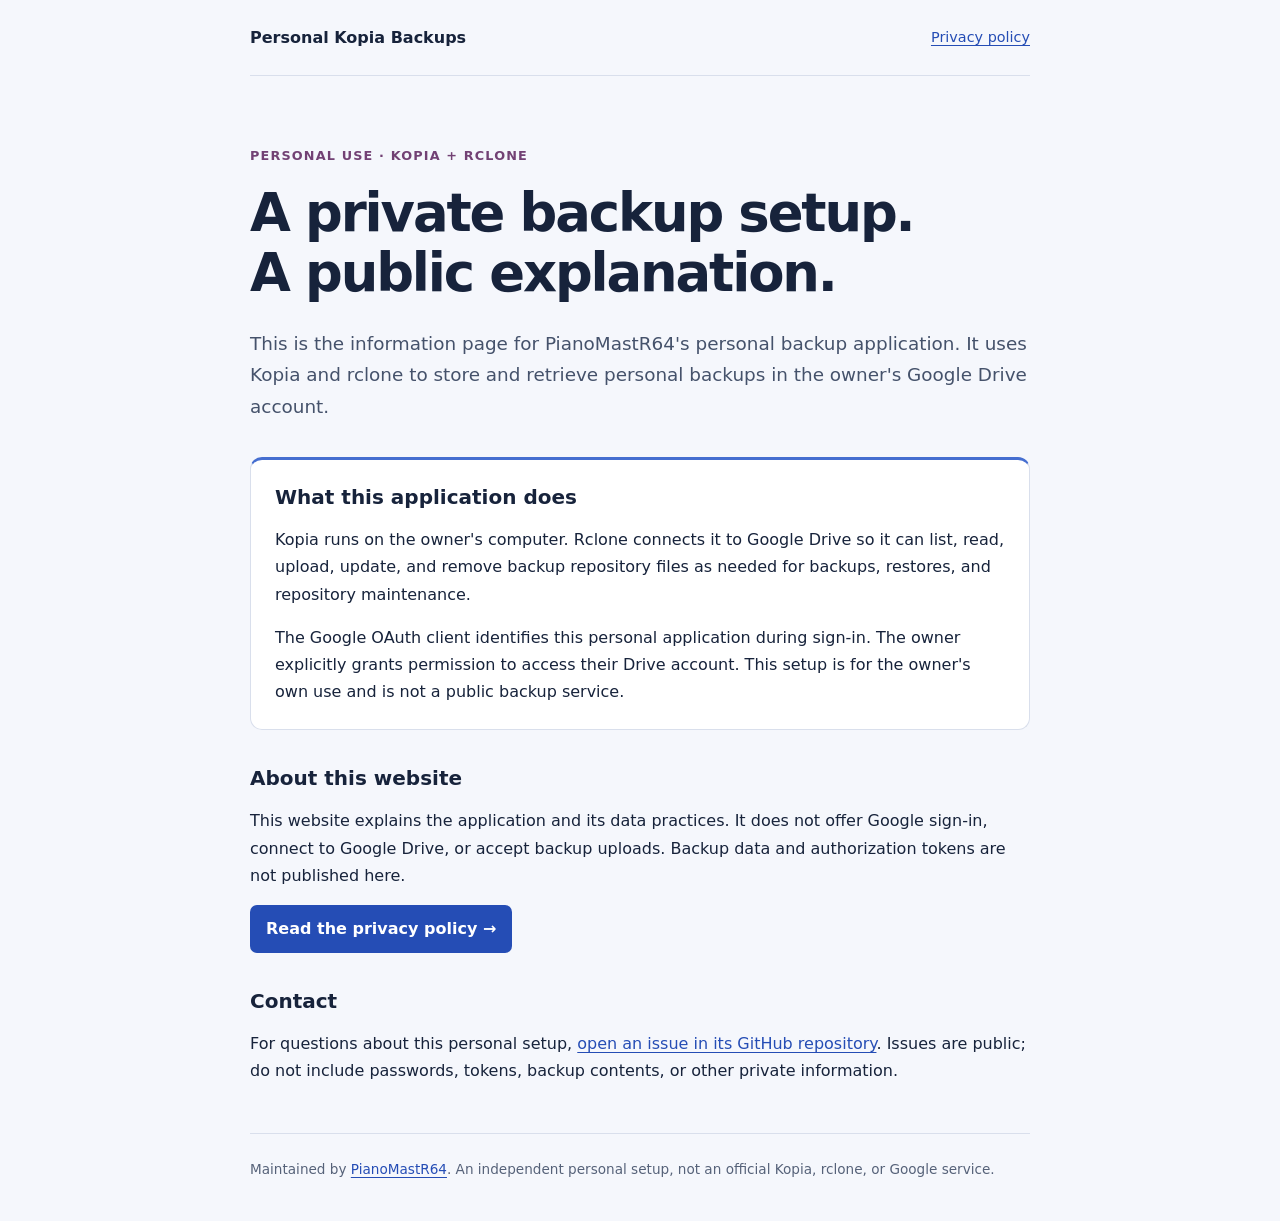
<file: index.html>
<!doctype html>
<html lang="en">
<head>
  <meta charset="utf-8">
  <meta name="viewport" content="width=device-width, initial-scale=1">
  <meta name="description" content="Information about a personal Kopia backup setup that uses rclone to store backups in Google Drive.">
  <title>Personal Kopia Backups</title>
  <link rel="stylesheet" href="styles.css">
</head>
<body>
  <header class="site-header">
    <a class="brand" href="./">Personal Kopia Backups</a>
    <nav aria-label="Main navigation"><a href="privacy.html">Privacy policy</a></nav>
  </header>
  <main>
    <p class="eyebrow">Personal use · Kopia + rclone</p>
    <h1>A private backup setup.<br>A public explanation.</h1>
    <p class="intro">This is the information page for PianoMastR64's personal backup application. It uses Kopia and rclone to store and retrieve personal backups in the owner's Google Drive account.</p>
    <section class="card" aria-labelledby="purpose">
      <h2 id="purpose">What this application does</h2>
      <p>Kopia runs on the owner's computer. Rclone connects it to Google Drive so it can list, read, upload, update, and remove backup repository files as needed for backups, restores, and repository maintenance.</p>
      <p>The Google OAuth client identifies this personal application during sign-in. The owner explicitly grants permission to access their Drive account. This setup is for the owner's own use and is not a public backup service.</p>
    </section>
    <section aria-labelledby="website">
      <h2 id="website">About this website</h2>
      <p>This website explains the application and its data practices. It does not offer Google sign-in, connect to Google Drive, or accept backup uploads. Backup data and authorization tokens are not published here.</p>
      <p><a class="button" href="privacy.html">Read the privacy policy <span aria-hidden="true">→</span></a></p>
    </section>
    <section aria-labelledby="contact">
      <h2 id="contact">Contact</h2>
      <p>For questions about this personal setup, <a href="https://github.com/PianoMastR64/personal-kopia-backups/issues">open an issue in its GitHub repository</a>. Issues are public; do not include passwords, tokens, backup contents, or other private information.</p>
    </section>
  </main>
  <footer>Maintained by <a href="https://github.com/PianoMastR64">PianoMastR64</a>. An independent personal setup, not an official Kopia, rclone, or Google service.</footer>
</body>
</html>
</file>
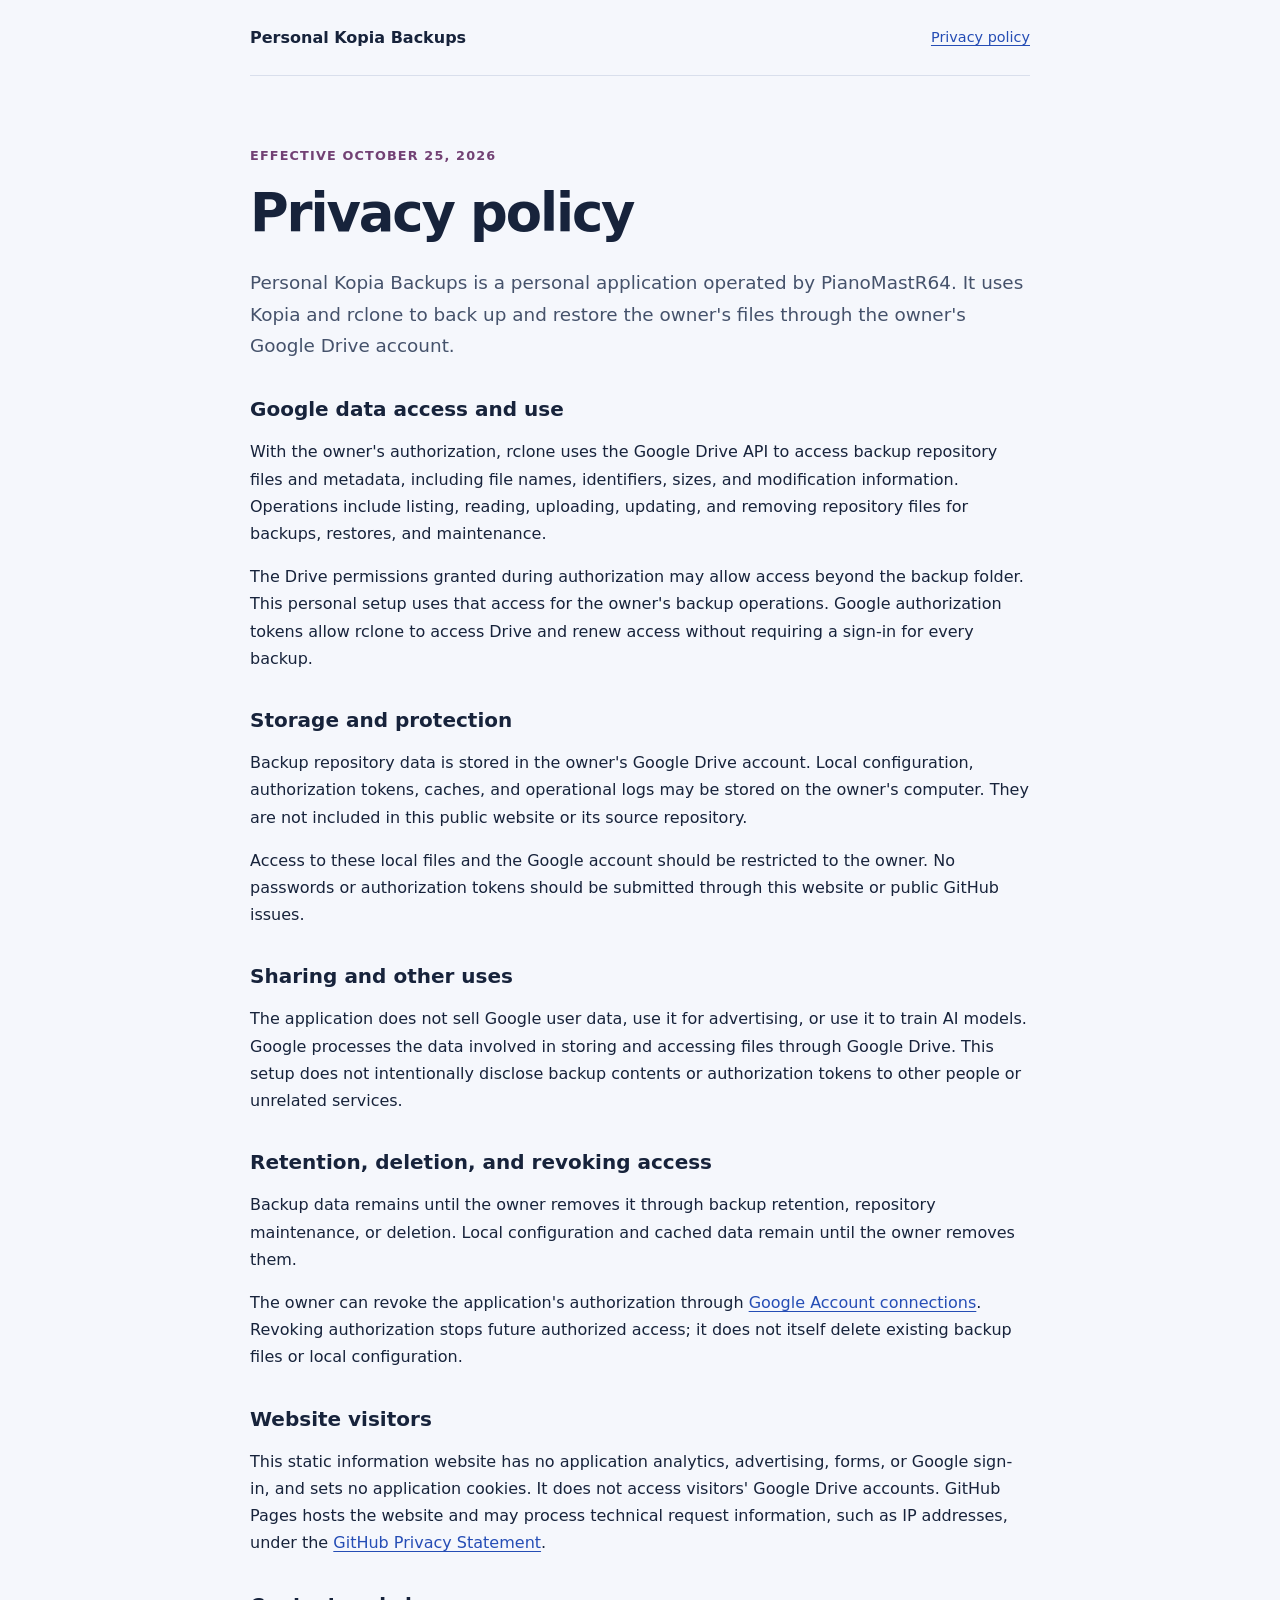
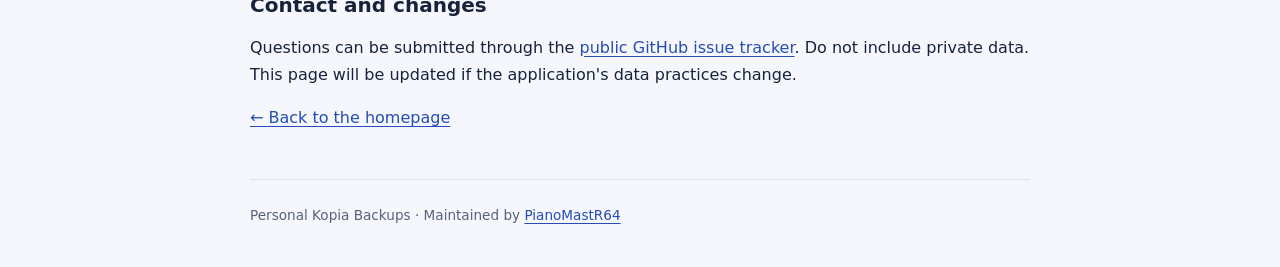
<file: privacy.html>
<!doctype html>
<html lang="en">
<head>
  <meta charset="utf-8">
  <meta name="viewport" content="width=device-width, initial-scale=1">
  <meta name="description" content="Privacy policy for the Personal Kopia Backups application and its information website.">
  <title>Privacy policy · Personal Kopia Backups</title>
  <link rel="stylesheet" href="styles.css">
</head>
<body>
  <header class="site-header">
    <a class="brand" href="./">Personal Kopia Backups</a>
    <nav aria-label="Main navigation"><a href="privacy.html" aria-current="page">Privacy policy</a></nav>
  </header>
  <main>
    <p class="eyebrow">Effective October 25, 2026</p>
    <h1>Privacy policy</h1>
    <p class="intro">Personal Kopia Backups is a personal application operated by PianoMastR64. It uses Kopia and rclone to back up and restore the owner's files through the owner's Google Drive account.</p>
    <section>
      <h2>Google data access and use</h2>
      <p>With the owner's authorization, rclone uses the Google Drive API to access backup repository files and metadata, including file names, identifiers, sizes, and modification information. Operations include listing, reading, uploading, updating, and removing repository files for backups, restores, and maintenance.</p>
      <p>The Drive permissions granted during authorization may allow access beyond the backup folder. This personal setup uses that access for the owner's backup operations. Google authorization tokens allow rclone to access Drive and renew access without requiring a sign-in for every backup.</p>
    </section>
    <section>
      <h2>Storage and protection</h2>
      <p>Backup repository data is stored in the owner's Google Drive account. Local configuration, authorization tokens, caches, and operational logs may be stored on the owner's computer. They are not included in this public website or its source repository.</p>
      <p>Access to these local files and the Google account should be restricted to the owner. No passwords or authorization tokens should be submitted through this website or public GitHub issues.</p>
    </section>
    <section>
      <h2>Sharing and other uses</h2>
      <p>The application does not sell Google user data, use it for advertising, or use it to train AI models. Google processes the data involved in storing and accessing files through Google Drive. This setup does not intentionally disclose backup contents or authorization tokens to other people or unrelated services.</p>
    </section>
    <section>
      <h2>Retention, deletion, and revoking access</h2>
      <p>Backup data remains until the owner removes it through backup retention, repository maintenance, or deletion. Local configuration and cached data remain until the owner removes them.</p>
      <p>The owner can revoke the application's authorization through <a href="https://myaccount.google.com/connections">Google Account connections</a>. Revoking authorization stops future authorized access; it does not itself delete existing backup files or local configuration.</p>
    </section>
    <section>
      <h2>Website visitors</h2>
      <p>This static information website has no application analytics, advertising, forms, or Google sign-in, and sets no application cookies. It does not access visitors' Google Drive accounts. GitHub Pages hosts the website and may process technical request information, such as IP addresses, under the <a href="https://docs.github.com/en/site-policy/privacy-policies/github-general-privacy-statement">GitHub Privacy Statement</a>.</p>
    </section>
    <section>
      <h2>Contact and changes</h2>
      <p>Questions can be submitted through the <a href="https://github.com/PianoMastR64/personal-kopia-backups/issues">public GitHub issue tracker</a>. Do not include private data. This page will be updated if the application's data practices change.</p>
    </section>
    <p><a href="./">← Back to the homepage</a></p>
  </main>
  <footer>Personal Kopia Backups · Maintained by <a href="https://github.com/PianoMastR64">PianoMastR64</a></footer>
</body>
</html>
</file>
<file: styles.css>
:root {
  color-scheme: light;
  font-family: system-ui, -apple-system, BlinkMacSystemFont, "Segoe UI", sans-serif;
  color: #17233b;
  background: #f5f7fc;
  line-height: 1.7;
}
* { box-sizing: border-box; }
body { margin: 0; }
a { color: #254db5; text-underline-offset: .2em; }
a:hover { color: #842c91; }
a:focus-visible { outline: 3px solid #a13ba8; outline-offset: 4px; }
.site-header, main, footer { width: min(100% - 3rem, 780px); margin-inline: auto; }
.site-header {
  display: flex;
  justify-content: space-between;
  align-items: center;
  gap: 1rem;
  padding-block: 1.5rem;
  border-bottom: 1px solid #d9dfec;
}
.brand { font-weight: 750; text-decoration: none; color: #17233b; }
nav { font-size: .9rem; }
main { padding-block: 3.5rem 2rem; }
.eyebrow { color: #724174; font-size: .8rem; font-weight: 750; letter-spacing: .09em; text-transform: uppercase; }
h1 { font-size: clamp(2rem, 6vw, 3.3rem); line-height: 1.15; letter-spacing: -.04em; margin-block: 1rem 1.5rem; }
h2 { font-size: 1.25rem; line-height: 1.3; margin-bottom: .6rem; }
.intro { font-size: 1.15rem; color: #45526b; }
section { margin-top: 2.2rem; }
.card { padding: 1.5rem; background: #fff; border: 1px solid #d9dfec; border-top: 3px solid #456ed0; border-radius: 12px; }
.card h2 { margin-top: 0; }
.card p:last-child { margin-bottom: 0; }
.button { display: inline-block; padding: .65rem 1rem; border-radius: 7px; background: #254db5; color: #fff; text-decoration: none; font-weight: 650; }
.button:hover { background: #842c91; color: #fff; }
footer { padding-block: 1.5rem 2.5rem; border-top: 1px solid #d9dfec; color: #566279; font-size: .85rem; }
@media (max-width: 480px) {
  .site-header { align-items: flex-start; flex-direction: column; gap: .4rem; }
  main { padding-top: 2rem; }
  .card { padding: 1.1rem; }
}
</file>
